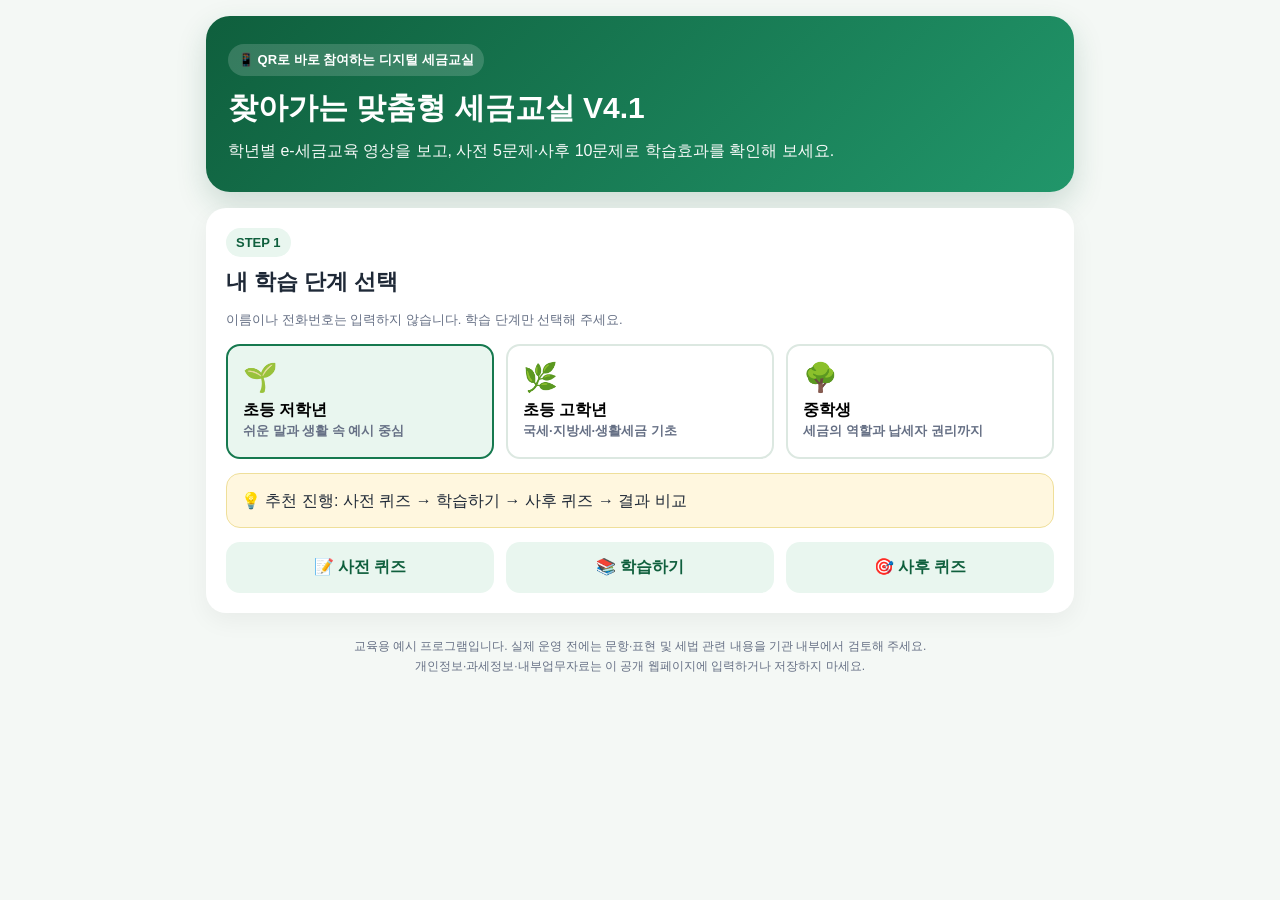
<file: index_old.html>
<!DOCTYPE html>
<html lang="ko">
<head>
<meta charset="UTF-8">
<meta name="viewport" content="width=device-width, initial-scale=1.0">
<title>찾아가는 맞춤형 세금교실 V4.1</title>
<style>
:root{
  --bg:#f4f8f5; --card:#fff; --text:#1f2937; --muted:#667085;
  --primary:#16794f; --primary2:#0f5f3d; --soft:#e9f6ef; --line:#dce8e1;
  --warn:#fff7df; --good:#eaf8ef; --bad:#fff0f0;
}
*{box-sizing:border-box}
html{scroll-behavior:smooth}
body{
  margin:0; font-family:Arial,"Noto Sans KR",sans-serif;
  background:var(--bg); color:var(--text);
}
.wrap{max-width:900px;margin:auto;padding:16px}
.hero{
  background:linear-gradient(135deg,#0f5f3d,#21966a);
  color:#fff; padding:28px 22px; border-radius:24px;
  box-shadow:0 12px 30px rgba(20,90,60,.18);
}
.hero .tag{display:inline-block;background:rgba(255,255,255,.16);padding:7px 10px;border-radius:999px;font-size:13px;font-weight:700}
.hero h1{font-size:30px;margin:12px 0 8px}
.hero p{margin:0;line-height:1.7;opacity:.96}
.card{
  background:var(--card); border-radius:20px; padding:20px; margin-top:16px;
  box-shadow:0 8px 24px rgba(0,0,0,.05);
}
h2{margin:0 0 10px;font-size:22px}
h3{margin:0 0 8px}
.small{font-size:13px;color:var(--muted);line-height:1.6}
.grid{display:grid;grid-template-columns:repeat(3,1fr);gap:12px}
.level-btn,.menu-btn,.choice,.primary,.secondary{
  border:0;border-radius:14px;padding:15px;font-size:16px;font-weight:800;cursor:pointer
}
.level-btn{background:#fff;border:2px solid var(--line);text-align:left}
.level-btn.active{border-color:var(--primary);background:var(--soft)}
.level-btn .emoji{font-size:28px;display:block;margin-bottom:6px}
.menu{display:grid;grid-template-columns:repeat(3,1fr);gap:12px}
.menu-btn{background:var(--soft);color:var(--primary2)}
.learn-grid{display:grid;grid-template-columns:repeat(2,1fr);gap:12px}
.learn-card{padding:16px;border:1px solid var(--line);border-radius:16px;background:#fbfdfc}
.learn-card .icon{font-size:28px}
.learn-card p{line-height:1.65;margin-bottom:0;color:#475467}
.notice{background:var(--warn);border:1px solid #efdf9a;padding:14px;border-radius:14px;line-height:1.6}
.primary{background:var(--primary);color:white}
.primary:hover{background:var(--primary2)}
.secondary{background:#eef2f0;color:#344054}
.full{width:100%}
.hidden{display:none!important}
.quiz-head{display:flex;justify-content:space-between;color:var(--muted);font-size:14px}
.progress{height:10px;background:#e4ebe7;border-radius:999px;overflow:hidden;margin:12px 0 18px}
.progress>div{height:100%;width:0;background:var(--primary);transition:.25s}
.question{font-size:21px;font-weight:900;line-height:1.55;margin:10px 0 14px}
.choice{width:100%;display:block;text-align:left;background:#fff;border:1px solid #d8e3dc;margin:8px 0}
.choice:hover{background:#f1faf5}
.feedback{padding:14px;border-radius:14px;line-height:1.55;margin-top:12px}
.correct{background:var(--good);border:1px solid #b9e5c7}
.wrong{background:var(--bad);border:1px solid #f2c5c5}
.scorebox{text-align:center;padding:20px;background:#f8fbf9;border-radius:18px}
.bigscore{font-size:48px;font-weight:900;color:var(--primary)}
.compare{display:grid;grid-template-columns:1.2fr 1fr 1fr 1fr;gap:8px;align-items:center}
.compare div{padding:10px;border-bottom:1px solid #edf1ef;text-align:center}
.compare .head{font-weight:900;background:#f7faf8;border-radius:8px}
.compare .label{text-align:left;font-weight:800}
.footer{text-align:center;color:var(--muted);font-size:12px;padding:24px 8px 10px;line-height:1.6}
.badge{display:inline-block;background:var(--soft);color:var(--primary2);font-size:13px;font-weight:900;padding:7px 10px;border-radius:999px;margin-bottom:10px}
@media(max-width:700px){
  .hero h1{font-size:25px}
  .grid,.menu,.learn-grid{grid-template-columns:1fr}
  .question{font-size:19px}
  .compare{grid-template-columns:1fr 1fr 1fr}
  .compare .label{grid-column:1/-1;background:#f7faf8;border-radius:8px}
}
</style>
</head>
<body>
<div class="wrap">
  <header class="hero">
    <div class="tag">📱 QR로 바로 참여하는 디지털 세금교실</div>
    <h1>찾아가는 맞춤형 세금교실 V4.1</h1>
    <p>학년별 e-세금교육 영상을 보고, 사전 5문제·사후 10문제로 학습효과를 확인해 보세요.</p>
  </header>

  <section class="card" id="home">
    <div class="badge">STEP 1</div>
    <h2>내 학습 단계 선택</h2>
    <p class="small">이름이나 전화번호는 입력하지 않습니다. 학습 단계만 선택해 주세요.</p>
    <div class="grid">
      <button class="level-btn active" data-level="low" onclick="selectLevel('low',this)">
        <span class="emoji">🌱</span>초등 저학년<br><span class="small">쉬운 말과 생활 속 예시 중심</span>
      </button>
      <button class="level-btn" data-level="high" onclick="selectLevel('high',this)">
        <span class="emoji">🌿</span>초등 고학년<br><span class="small">국세·지방세·생활세금 기초</span>
      </button>
      <button class="level-btn" data-level="middle" onclick="selectLevel('middle',this)">
        <span class="emoji">🌳</span>중학생<br><span class="small">세금의 역할과 납세자 권리까지</span>
      </button>
    </div>
    <div class="notice" style="margin-top:14px">💡 추천 진행: 사전 퀴즈 → 학습하기 → 사후 퀴즈 → 결과 비교</div>
    <div class="menu" style="margin-top:14px">
      <button class="menu-btn" onclick="startQuiz('pre')">📝 사전 퀴즈</button>
      <button class="menu-btn" onclick="showLearning()">📚 학습하기</button>
      <button class="menu-btn" onclick="startQuiz('post')">🎯 사후 퀴즈</button>
    </div>
  </section>

  <section class="card hidden" id="learning">
    <div class="badge">STEP 2</div>
    <h2 id="learnTitle">e-세금교육 영상</h2>
    <div id="videoPanel" class="notice" style="margin-bottom:14px"></div>
    <button class="primary full" onclick="openOfficialVideo()">▶ 어린이 국세청 e-세금교육 영상 보기</button>
    <p class="small" style="margin-top:10px">※ 국세청 공식 어린이 국세청의 e-세금교육 영상 페이지가 새 창으로 열립니다.</p>
    <div id="learnCards" class="learn-grid" style="margin-top:14px"></div>
    <div class="notice" style="margin-top:14px">영상을 끝까지 본 뒤 사후 퀴즈 10문제에 도전해 보세요.</div>
    <div style="display:flex;gap:10px;margin-top:14px;flex-wrap:wrap">
      <button class="secondary" onclick="goHome()">처음으로</button>
      <button class="primary" onclick="startQuiz('post')">사후 퀴즈 10문제 시작</button>
    </div>
  </section>

  <section class="card hidden" id="quiz">
    <div class="quiz-head"><span id="phaseText"></span><span id="qcount"></span></div>
    <div class="progress"><div id="bar"></div></div>
    <div id="question" class="question"></div>
    <div id="choices"></div>
    <div id="feedback" class="feedback hidden"></div>
    <button id="nextBtn" class="primary full hidden" style="margin-top:12px" onclick="nextQuestion()">다음 문제</button>
  </section>

  <section class="card hidden" id="preResult">
    <div class="badge">사전 퀴즈 결과</div>
    <div class="scorebox">
      <div class="small">내 점수</div>
      <div id="preScore" class="bigscore"></div>
      <div id="preMsg"></div>
    </div>
    <div class="notice" style="margin-top:14px">이 점수는 시험 성적이 아니라, 수업 전에 내가 알고 있는 내용을 확인하기 위한 점수입니다.</div>
    <div style="display:flex;gap:10px;margin-top:14px;flex-wrap:wrap">
      <button class="secondary" onclick="goHome()">처음으로</button>
      <button class="primary" onclick="showLearning()">학습하기</button>
    </div>
  </section>

  <section class="card hidden" id="finalResult">
    <div class="badge">STEP 3 · 학습효과 확인</div>
    <h2>얼마나 성장했을까요?</h2>
    <div class="compare">
      <div class="head">구분</div><div class="head">사전</div><div class="head">사후</div><div class="head">향상</div>
      <div class="label">정답 수</div><div id="preCorrect"></div><div id="postCorrect"></div><div id="gainCorrect"></div>
      <div class="label">점수</div><div id="prePoints"></div><div id="postPoints"></div><div id="gainPoints"></div>
    </div>
    <div id="finalComment" class="notice" style="margin-top:14px"></div>
    <div style="display:flex;gap:10px;margin-top:14px;flex-wrap:wrap">
      <button class="secondary" onclick="goHome()">처음으로</button>
      <button class="primary" onclick="resetAll()">새로 시작</button>
    </div>
  </section>

  <div class="footer">
    교육용 예시 프로그램입니다. 실제 운영 전에는 문항·표현 및 세법 관련 내용을 기관 내부에서 검토해 주세요.<br>
    개인정보·과세정보·내부업무자료는 이 공개 웹페이지에 입력하거나 저장하지 마세요.
  </div>
</div>

<script>
let level='low', phase='pre', qs=[], idx=0, score=0, locked=false;
let preScore=null, postScore=null;

const officialVideoPage="https://kids.nts.go.kr/kid/cm/cntnts/cntntsView.do?cntntsId=239027&mi=40672";
const videoNames={
  low:"씨앗마을의 세금 탐험대 (초등학생 저학년)",
  high:"벌거벗은 세금사 (초등학생 고학년)",
  middle:"당신이 혹하는 세금이야기 (중학생)"
};
function openOfficialVideo(){ window.open(officialVideoPage,"_blank","noopener"); }

const learning = {
  low:[
    ["🏫","세금은 어디에 쓰일까요?","학교, 도로, 소방, 공원처럼 우리 모두가 함께 이용하는 곳에 쓰일 수 있어요."],
    ["🧾","세금은 왜 낼까요?","우리 사회가 함께 필요한 일을 하기 위해 사람들이 법에 따라 나누어 부담하는 돈이라고 생각하면 쉬워요."],
    ["🏢","국세청은 무엇을 할까요?","소득세, 법인세, 부가가치세 같은 나라 세금의 신고·납부 안내와 부과·징수 업무를 해요."],
    ["🤝","성실한 납세란?","정해진 세금을 정확하게 신고하고 납부하는 것은 우리 공동체를 돕는 행동이에요."]
  ],
  high:[
    ["🏛️","국세와 지방세","소득세·법인세·부가가치세 등은 국세이고, 자동차세 등은 지방세에 해당합니다."],
    ["🧾","생활 속 부가가치세","물건이나 서비스를 거래할 때 가격에 부가가치세가 포함되는 경우가 많습니다."],
    ["🌍","관세는 누가 담당할까요?","해외에서 물건을 들여오거나 내보낼 때의 관세와 통관 업무는 관세청이 담당합니다."],
    ["🔐","세금 정보는 보호해야 해요","세금과 관련된 개인정보와 과세정보는 함부로 공개하면 안 됩니다."]
  ],
  middle:[
    ["🏛️","국세행정의 역할","국세청은 내국세의 신고·납부 안내, 부과·징수 등 세정 업무를 수행합니다."],
    ["⚖️","납세자의 권리","세금 문제에 이의가 있는 경우 정해진 절차에 따라 의견을 제기하거나 권리구제를 받을 수 있습니다."],
    ["💡","세금과 공공서비스","세금은 사회기반시설, 교육, 복지, 재난 대응 등 다양한 공공서비스를 뒷받침합니다."],
    ["🔎","정확한 정보 확인","세금은 사실관계에 따라 달라질 수 있으므로 공식 안내와 필요한 상담을 통해 정확히 확인하는 것이 중요합니다."]
  ]
};

const questionBank = {
low:{
 pre:[
  {q:"우리 생활에서 학교·도로·소방 같은 일을 운영하는 데 세금이 쓰일 수 있다.",c:["맞다","틀리다"],a:0,e:"세금은 여러 공공서비스를 운영하는 데 사용될 수 있어요."},
  {q:"우리나라의 내국세를 부과·징수하는 기관은 어디일까요?",c:["관세청","국세청","시청","경찰서"],a:1,e:"국세청은 소득세·법인세·부가가치세 등 내국세 행정을 담당해요."},
  {q:"세금은 원하는 사람만 내면 된다.",c:["맞다","틀리다"],a:1,e:"법에서 정한 요건에 해당하면 납세의무가 생겨요."},
  {q:"다음 중 공공서비스에 가장 가까운 것은?",c:["소방 활동","내 장난감","내 간식","개인 게임 아이템"],a:0,e:"소방은 우리 모두의 안전을 위한 공공서비스예요."},
  {q:"세금과 관련된 개인정보는 소중하게 보호해야 한다.",c:["맞다","틀리다"],a:0,e:"개인정보와 세금 관련 정보는 함부로 공개하면 안 돼요."}
 ],
 post:[
  {q:"세금을 내는 중요한 이유로 가장 알맞은 것은?",c:["공공서비스를 함께 운영하기 위해","숙제를 없애기 위해","게임 점수를 올리기 위해","간식을 사기 위해"],a:0,e:"세금은 사회가 함께 필요한 일을 운영하는 데 쓰여요."},
  {q:"우리나라의 내국세를 담당하는 기관은?",c:["국세청","관세청","경찰청","소방청"],a:0,e:"국세청이 내국세 행정을 담당해요."},
  {q:"학교·도로·소방 등에는 세금이 쓰일 수 있다.",c:["맞다","틀리다"],a:0,e:"여러 공공서비스에 세금이 사용될 수 있어요."},
  {q:"세금은 법에서 정한 요건에 따라 납부한다.",c:["맞다","틀리다"],a:0,e:"세금은 법률이 정한 요건에 따라 납세의무가 생겨요."},
  {q:"다음 중 국세청과 가장 관련 있는 일은?",c:["세금 신고·납부 안내","화재 진압","범죄 수사","학교 급식 만들기"],a:0,e:"국세청은 세금 신고·납부 안내와 부과·징수 등의 일을 해요."},
  {q:"세금은 우리 공동체 운영과 관계가 없다.",c:["맞다","틀리다"],a:1,e:"세금은 다양한 공공서비스와 공동체 운영을 뒷받침해요."},
  {q:"성실하게 세금을 내는 것은 공동체 운영에 도움이 될 수 있다.",c:["맞다","틀리다"],a:0,e:"성실한 납세는 공공서비스와 국가 운영을 뒷받침해요."},
  {q:"세금과 관련된 개인정보는 아무에게나 알려줘도 된다.",c:["맞다","틀리다"],a:1,e:"개인정보와 세금 관련 정보는 보호해야 해요."},
  {q:"다음 중 세금으로 뒷받침될 수 있는 것은?",c:["공공도로","개인 장난감","개인 간식","개인 게임 아이템"],a:0,e:"공공도로 같은 사회기반시설은 세금으로 뒷받침될 수 있어요."},
  {q:"국세청은 국민이 세금을 신고·납부하는 일을 안내하기도 한다.",c:["맞다","틀리다"],a:0,e:"국세청은 세금 신고·납부에 필요한 안내와 세정 업무를 수행해요."}
 ]},
high:{
 pre:[
  {q:"소득세·법인세·부가가치세 같은 내국세를 담당하는 기관은?",c:["국세청","관세청","교육청","경찰청"],a:0,e:"내국세 행정은 국세청이 담당합니다."},
  {q:"자동차세는 국세이다.",c:["맞다","틀리다"],a:1,e:"자동차세는 지방세입니다."},
  {q:"수출입 통관과 관세 업무를 담당하는 기관은?",c:["관세청","국세청","소방청","교육청"],a:0,e:"관세청이 관세와 수출입 통관 업무를 담당합니다."},
  {q:"물건이나 서비스 거래와 관련되는 대표적인 세금은?",c:["부가가치세","상속세","증여세","종합부동산세"],a:0,e:"부가가치세는 상품이나 서비스의 거래 과정과 관련됩니다."},
  {q:"세금은 다양한 공공서비스를 뒷받침할 수 있다.",c:["맞다","틀리다"],a:0,e:"교육·안전·사회기반시설 등 다양한 공공서비스를 뒷받침합니다."}
 ],
 post:[
  {q:"다음 중 국세에 해당하는 것은?",c:["부가가치세","자동차세","재산세","주민세"],a:0,e:"부가가치세는 국세입니다."},
  {q:"다음 중 지방세에 해당하는 것은?",c:["소득세","법인세","자동차세","부가가치세"],a:2,e:"자동차세는 지방세입니다."},
  {q:"국세청이 담당하는 업무로 가장 알맞은 것은?",c:["내국세 신고·납부 안내와 부과·징수","수출입 통관","화재 진압","주민등록 발급"],a:0,e:"국세청은 내국세 행정을 담당합니다."},
  {q:"관세청은 수출입 통관과 관세 업무를 담당한다.",c:["맞다","틀리다"],a:0,e:"맞습니다. 관세와 통관 업무는 관세청이 담당합니다."},
  {q:"부가가치세는 물건이나 서비스의 거래와 관련될 수 있다.",c:["맞다","틀리다"],a:0,e:"상품 거래나 서비스 제공 과정에서 발생하는 부가가치와 관련된 세금입니다."},
  {q:"세금은 도로·교육·안전 등 공공서비스를 뒷받침할 수 있다.",c:["맞다","틀리다"],a:0,e:"세금은 여러 공공서비스와 사회기반시설을 뒷받침합니다."},
  {q:"국세와 지방세는 모두 국세청이 담당한다.",c:["맞다","틀리다"],a:1,e:"국세와 지방세는 담당 체계가 다릅니다."},
  {q:"세금 관련 개인정보와 과세정보는 보호되어야 한다.",c:["맞다","틀리다"],a:0,e:"세금 관련 정보는 관련 법령에 따라 보호되어야 합니다."},
  {q:"성실한 납세는 공동체 운영을 뒷받침하는 역할을 한다.",c:["맞다","틀리다"],a:0,e:"세금은 국가와 지방자치단체의 여러 공공 기능을 뒷받침합니다."},
  {q:"해외에서 물건을 들여오거나 내보낼 때의 통관 업무와 가장 관련 있는 기관은?",c:["관세청","국세청","교육청","소방청"],a:0,e:"수출입 통관은 관세청의 주요 업무입니다."}
 ]},
middle:{
 pre:[
  {q:"국세청은 소득세·법인세·부가가치세 등 내국세 행정을 담당한다.",c:["맞다","틀리다"],a:0,e:"맞습니다."},
  {q:"세금은 사회기반시설·교육·복지 등 공공서비스를 뒷받침할 수 있다.",c:["맞다","틀리다"],a:0,e:"다양한 공공서비스가 세금으로 뒷받침될 수 있습니다."},
  {q:"납세자는 세금 문제에 이의가 있어도 권리구제를 받을 수 없다.",c:["맞다","틀리다"],a:1,e:"정해진 절차에 따라 권리구제를 받을 수 있습니다."},
  {q:"수출입 통관과 관세 업무를 담당하는 기관은?",c:["관세청","국세청","교육청","소방청"],a:0,e:"관세청이 담당합니다."},
  {q:"구체적인 사실관계가 다르면 세법 적용 결과도 달라질 수 있다.",c:["맞다","틀리다"],a:0,e:"세금은 구체적인 사실관계와 적용 법령에 따라 달라질 수 있습니다."}
 ],
 post:[
  {q:"국세청의 역할로 가장 알맞은 것은?",c:["내국세 신고·납부 안내와 부과·징수","수출입 통관","주민등록 발급","화재 진압"],a:0,e:"국세청은 내국세 행정을 담당합니다."},
  {q:"납세자의 권리에 대한 설명으로 가장 알맞은 것은?",c:["정해진 절차에 따라 이의를 제기할 수 있다","과세정보를 자유롭게 공개할 수 있다","세금은 원하는 경우만 낸다","모든 세금은 한 기관이 담당한다"],a:0,e:"납세자는 법과 절차에 따라 권리구제를 받을 수 있습니다."},
  {q:"세금은 사회기반시설·교육·복지·재난 대응 등 다양한 분야를 뒷받침할 수 있다.",c:["맞다","틀리다"],a:0,e:"맞습니다."},
  {q:"수출입 통관과 관세 행정을 담당하는 기관은?",c:["관세청","국세청","교육청","경찰청"],a:0,e:"관세청이 관세와 통관 업무를 담당합니다."},
  {q:"개별 세금 문제는 사실관계와 관계없이 항상 같은 결과가 나온다.",c:["맞다","틀리다"],a:1,e:"구체적인 사실관계와 적용 법령에 따라 결과가 달라질 수 있습니다."},
  {q:"세금과 관련된 개인정보와 과세정보는 보호되어야 한다.",c:["맞다","틀리다"],a:0,e:"관련 정보는 함부로 공개해서는 안 됩니다."},
  {q:"국세와 지방세는 담당 체계가 구분되어 있다.",c:["맞다","틀리다"],a:0,e:"국세와 지방세는 세목과 담당 기관 체계가 구분됩니다."},
  {q:"부가가치세는 상품이나 서비스 거래와 관련되는 국세이다.",c:["맞다","틀리다"],a:0,e:"부가가치세는 대표적인 국세 중 하나입니다."},
  {q:"세금 문제를 정확히 판단하려면 공식 안내와 구체적인 사실관계를 확인하는 것이 중요하다.",c:["맞다","틀리다"],a:0,e:"세법 적용은 사실관계에 따라 달라질 수 있으므로 정확한 확인이 중요합니다."},
  {q:"성실한 납세는 공공서비스와 공동체 운영을 뒷받침한다.",c:["맞다","틀리다"],a:0,e:"세금은 국가와 지방자치단체의 공공 기능을 뒷받침합니다."}
 ]}};

function hideAll(){
  ["home","learning","quiz","preResult","finalResult"].forEach(id=>document.getElementById(id).classList.add("hidden"));
}
function goHome(){hideAll();document.getElementById("home").classList.remove("hidden");window.scrollTo(0,0);}
function resetAll(){preScore=null;postScore=null;goHome();}
function selectLevel(l,btn){
  level=l;
  document.querySelectorAll(".level-btn").forEach(x=>x.classList.remove("active"));
  btn.classList.add("active");
}
function showLearning(){
  hideAll();
  document.getElementById("learning").classList.remove("hidden");
  const titles={low:"🌱 생활 속에서 만나는 세금",high:"🌿 국세·지방세와 생활세금",middle:"🌳 세금의 역할과 납세자 권리"};
  document.getElementById("learnTitle").innerText="🎬 "+videoNames[level];
  document.getElementById("videoPanel").innerHTML="<b>국세청 공식 e-세금교육</b><br>"+videoNames[level]+"<br><span class=\"small\">영상 시청 후 아래 핵심내용을 확인하고 사후 퀴즈에 도전하세요.</span>";
  const box=document.getElementById("learnCards"); box.innerHTML="";
  learning[level].forEach(x=>{
    const d=document.createElement("div"); d.className="learn-card";
    d.innerHTML=`<div class="icon">${x[0]}</div><h3>${x[1]}</h3><p>${x[2]}</p>`;
    box.appendChild(d);
  });
  window.scrollTo(0,0);
}
function startQuiz(p){
  phase=p; qs=questionBank[level][p]; idx=0; score=0; locked=false;
  hideAll(); document.getElementById("quiz").classList.remove("hidden");
  render(); window.scrollTo(0,0);
}
function render(){
  locked=false;
  document.getElementById("feedback").className="feedback hidden";
  document.getElementById("nextBtn").classList.add("hidden");
  document.getElementById("phaseText").innerText=phase==="pre"?"사전 퀴즈":"사후 퀴즈";
  document.getElementById("qcount").innerText=`${idx+1} / ${qs.length}`;
  document.getElementById("bar").style.width=`${idx/qs.length*100}%`;
  document.getElementById("question").innerText=qs[idx].q;
  const box=document.getElementById("choices"); box.innerHTML="";
  qs[idx].c.forEach((t,i)=>{
    const b=document.createElement("button"); b.className="choice";
    b.innerText=`${i+1}. ${t}`; b.onclick=()=>choose(i);
    box.appendChild(b);
  });
}
function choose(i){
  if(locked) return; locked=true;
  const q=qs[idx], ok=i===q.a; if(ok) score++;
  const fb=document.getElementById("feedback");
  fb.className="feedback "+(ok?"correct":"wrong");
  fb.innerHTML=`<b>${ok?"⭕ 정답입니다!":"❌ 아쉽습니다!"}</b><br>${q.e}`;
  document.getElementById("nextBtn").classList.remove("hidden");
}
function nextQuestion(){
  idx++; if(idx<qs.length) render(); else finishQuiz();
}
function finishQuiz(){
  const points=Math.round(score/qs.length*100);
  if(phase==="pre"){
    preScore=score; hideAll(); document.getElementById("preResult").classList.remove("hidden");
    document.getElementById("preScore").innerText=`${points}점`;
    document.getElementById("preMsg").innerText=`${qs.length}문제 중 ${score}문제를 맞혔어요. 이제 학습을 시작해 봅시다!`;
  }else{
    postScore=score; hideAll(); document.getElementById("finalResult").classList.remove("hidden");
    const pre=preScore===null?0:preScore, post=postScore;
    const pp=Math.round(pre/qs.length*100), po=Math.round(post/qs.length*100);
    document.getElementById("preCorrect").innerText=preScore===null?"미실시":`${pre}/${qs.length}`;
    document.getElementById("postCorrect").innerText=`${post}/${qs.length}`;
    document.getElementById("gainCorrect").innerText=preScore===null?"-":`${post-pre>=0?"+":""}${post-pre}`;
    document.getElementById("prePoints").innerText=preScore===null?"-":`${pp}점`;
    document.getElementById("postPoints").innerText=`${po}점`;
    document.getElementById("gainPoints").innerText=preScore===null?"-":`${po-pp>=0?"+":""}${po-pp}점`;
    const msg = preScore===null
      ? "사전 퀴즈를 하지 않았어요. 다음에는 사전 퀴즈부터 진행하면 학습효과를 비교할 수 있어요."
      : (post>pre ? "🎉 좋아요! 수업 전보다 더 많은 내용을 이해했어요." : post===pre ? "👍 배운 내용을 잘 유지했어요. 틀린 문제를 한 번 더 확인해 보세요." : "💡 괜찮아요. 틀린 문제를 다시 보고 선생님 설명을 한 번 더 들어보세요.");
    document.getElementById("finalComment").innerText=msg;
  }
  window.scrollTo(0,0);
}
</script>
</body>
</html>
</file>
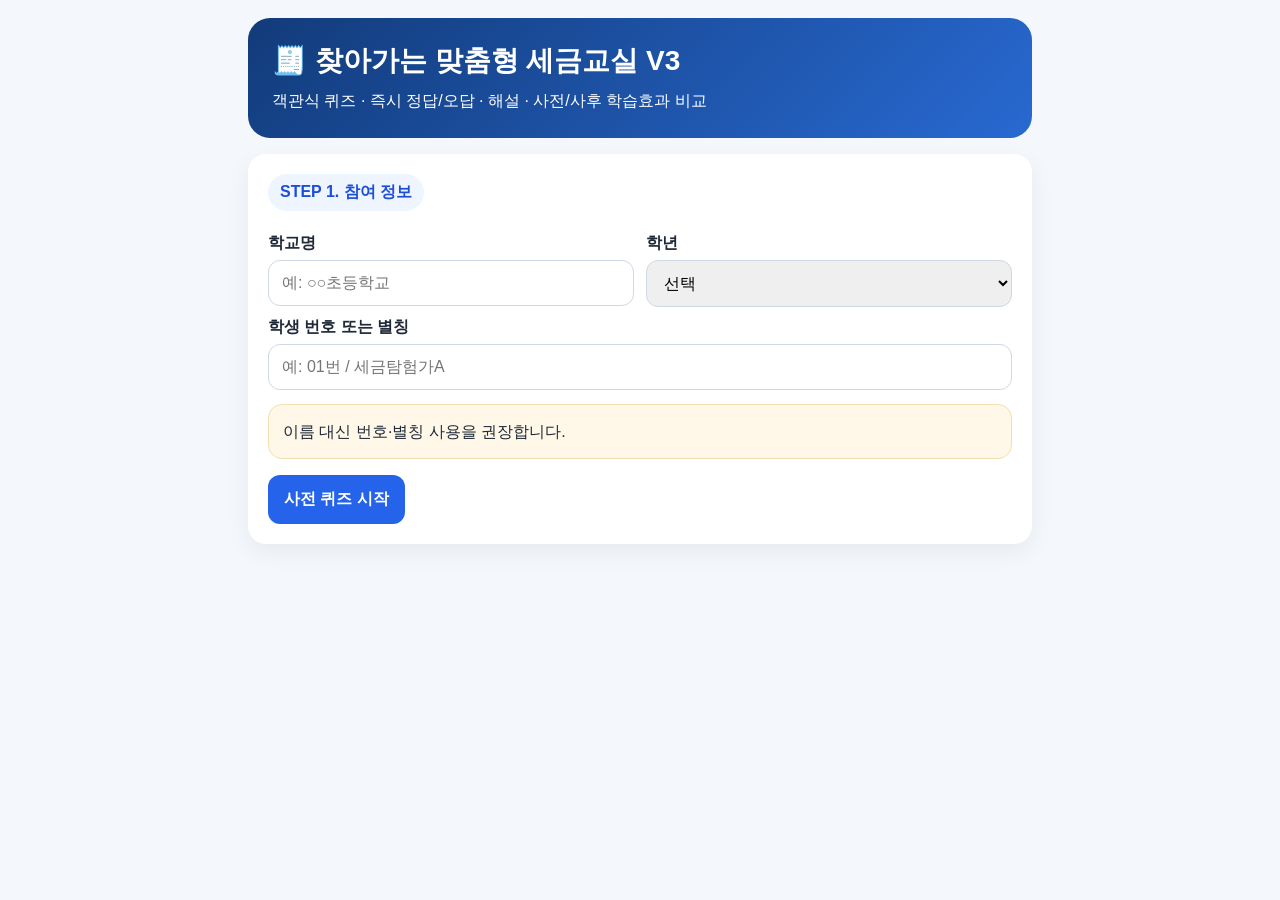
<file: tax_class_quiz_v3-1.html>
<!DOCTYPE html>
<html lang="ko">
<head>
<meta charset="UTF-8">
<meta name="viewport" content="width=device-width, initial-scale=1.0">
<title>찾아가는 맞춤형 세금교실 V3</title>
<style>
:root{--bg:#f4f7fb;--card:#fff;--text:#1f2937;--muted:#6b7280;--blue:#2563eb;--green:#16a34a;--red:#dc2626;--line:#dbe3ef}
*{box-sizing:border-box} body{margin:0;font-family:Arial,"Noto Sans KR",sans-serif;background:var(--bg);color:var(--text)}
.wrap{max-width:820px;margin:auto;padding:18px}
.hero{background:linear-gradient(135deg,#123b7a,#2869d1);color:#fff;border-radius:22px;padding:24px;margin-bottom:16px}
.hero h1{margin:0 0 8px;font-size:28px}.hero p{margin:0;line-height:1.6}
.card{background:var(--card);border-radius:18px;padding:20px;margin-bottom:16px;box-shadow:0 8px 24px rgba(0,0,0,.06)}
.hidden{display:none}.badge{display:inline-block;background:#eef5ff;color:#1d4ed8;border-radius:999px;padding:8px 12px;font-weight:800;margin-bottom:12px}
label{display:block;font-weight:700;margin:10px 0 6px} input,select{width:100%;padding:13px;border:1px solid #cfd8e3;border-radius:12px;font-size:16px}
.row{display:grid;grid-template-columns:1fr 1fr;gap:12px}.btns{display:flex;gap:10px;margin-top:16px}
button{border:none;border-radius:12px;padding:14px 16px;font-size:16px;font-weight:700;cursor:pointer}
.primary{background:var(--blue);color:#fff}.secondary{background:#e8edf5}.progress{height:10px;background:#e5e7eb;border-radius:999px;overflow:hidden;margin:12px 0 18px}
.progress>div{height:100%;background:var(--blue);width:0;transition:.25s}.qmeta{display:flex;justify-content:space-between;color:var(--muted);font-size:14px}
.question{font-size:21px;line-height:1.55;font-weight:800;margin:10px 0 14px}
.choices button{width:100%;display:block;text-align:left;background:#fff;border:1px solid #d7dee8;margin:8px 0;padding:14px;border-radius:12px;font-weight:600}
.choices button:hover{background:#eef5ff;border-color:#a9c5ff}
.feedback{margin-top:14px;padding:16px;border-radius:14px;line-height:1.6}.correct{background:#ecfdf3;border:1px solid #a7f3d0}.wrong{background:#fef2f2;border:1px solid #fecaca}
.scorebox{text-align:center;padding:20px;background:#f8fafc;border-radius:16px}.score{font-size:46px;font-weight:900}.rank{font-size:24px;font-weight:900;margin-top:6px}
.compare{display:grid;grid-template-columns:1.3fr 1fr 1fr 1fr;gap:8px;align-items:center}.compare div{padding:10px;border-bottom:1px solid #eef2f7}
.head{font-weight:800;background:#f8fafc;border-radius:8px}.up{font-weight:900}.notice{background:#fff8e8;border:1px solid #f3dfad;border-radius:14px;padding:14px;line-height:1.6}
.small{font-size:13px;color:var(--muted);line-height:1.6}
@media(max-width:620px){.row{grid-template-columns:1fr}.hero h1{font-size:24px}.question{font-size:19px}.compare{grid-template-columns:1fr 1fr 1fr}.compare .label{grid-column:1/-1;background:#f8fafc;border-radius:8px;font-weight:800}}
</style>
</head>
<body>
<div class="wrap">
<div class="hero">
  <h1>🧾 찾아가는 맞춤형 세금교실 V3</h1>
  <p>객관식 퀴즈 · 즉시 정답/오답 · 해설 · 사전/사후 학습효과 비교</p>
</div>

<section id="setup" class="card">
  <div class="badge">STEP 1. 참여 정보</div>
  <div class="row">
    <div><label>학교명</label><input id="school" placeholder="예: ○○초등학교"></div>
    <div><label>학년</label>
      <select id="grade">
        <option value="">선택</option><option>초등 1학년</option><option>초등 2학년</option><option>초등 3학년</option>
        <option>초등 4학년</option><option>초등 5학년</option><option>초등 6학년</option>
      </select>
    </div>
  </div>
  <label>학생 번호 또는 별칭</label><input id="student" placeholder="예: 01번 / 세금탐험가A">
  <div class="notice" style="margin-top:14px">이름 대신 번호·별칭 사용을 권장합니다.</div>
  <div class="btns"><button class="primary" onclick="startQuiz('pre')">사전 퀴즈 시작</button></div>
</section>

<section id="quiz" class="card hidden">
  <div class="qmeta"><span id="phaseText"></span><span id="qcount"></span></div>
  <div class="progress"><div id="bar"></div></div>
  <div id="question" class="question"></div>
  <div id="choices" class="choices"></div>
  <div id="feedback" class="feedback hidden"></div>
  <div class="btns"><button id="nextBtn" class="primary hidden" onclick="nextQuestion()">다음 문제</button></div>
</section>

<section id="preResult" class="card hidden">
  <div class="badge">STEP 2. 사전 퀴즈 결과</div>
  <div class="scorebox">
    <div id="preScore" class="score"></div>
    <div id="preRank" class="rank"></div>
    <p id="preMsg"></p>
  </div>
  <div class="notice" style="margin-top:14px">이제 세금교실 수업을 진행한 뒤, 사후 퀴즈로 학습효과를 확인하세요.</div>
  <div class="btns"><button class="primary" onclick="startQuiz('post')">교육 후 사후 퀴즈 시작</button></div>
</section>

<section id="finalResult" class="card hidden">
  <div class="badge">STEP 3. 교육효과 비교</div>
  <h2 id="title"></h2>
  <div class="compare">
    <div class="head">구분</div><div class="head">사전</div><div class="head">사후</div><div class="head">향상</div>
    <div class="label">정답 수</div><div id="preCorrect"></div><div id="postCorrect"></div><div id="gainCorrect" class="up"></div>
    <div class="label">점수</div><div id="prePoints"></div><div id="postPoints"></div><div id="gainPoints" class="up"></div>
  </div>
  <div id="finalComment" class="notice" style="margin-top:16px"></div>
  <div class="btns">
    <button class="secondary" onclick="location.reload()">새 학생 시작</button>
    <button class="primary" onclick="saveResult()">결과표 저장</button>
  </div>
  <p class="small">※ 교육용 예시 프로그램입니다. 실제 운영 전에는 문항·표현·세법 관련 내용에 대해 기관 내부 검토를 거쳐 사용하세요.</p>
</section>
</div>

<script>
const preQuestions = [
 {q:"우리나라의 내국세를 부과·징수하는 기관은 어디일까요?", c:["관세청","국세청","시청","경찰서"], a:1, e:"국세청은 소득세·법인세·부가가치세 등 내국세 행정을 담당합니다."},
 {q:"해외에서 물건을 들여올 때 부과되는 관세를 담당하는 기관은?", c:["국세청","관세청","교육청","소방청"], a:1, e:"관세청은 관세의 부과·징수와 수출입 통관 업무를 담당합니다."},
 {q:"다음 중 세금으로 운영되는 공공서비스와 가장 관련이 적은 것은?", c:["소방서비스","도로 건설","학교 운영","개인의 게임 아이템 구입"], a:3, e:"세금은 공공서비스와 공동체 운영에 사용됩니다. 개인의 게임 아이템 구입은 개인 소비입니다."},
 {q:"우리가 물건을 살 때 가격에 포함되어 있는 경우가 많은 세금은?", c:["상속세","부가가치세","증여세","종합부동산세"], a:1, e:"부가가치세는 물건값에 포함되어 최종소비자가 부담하는 구조입니다."},
 {q:"다음 중 국세가 아닌 것은?", c:["소득세","법인세","부가가치세","자동차세"], a:3, e:"자동차세는 지방세입니다."},
 {q:"세금은 원하는 사람만 선택해서 내면 된다.", c:["맞다","틀리다"], a:1, e:"세금은 법에서 정한 요건에 해당하면 납세의무가 발생합니다."},
 {q:"사람이 사망하면서 재산이 가족 등에게 이전되는 경우 관계될 수 있는 세금은?", c:["상속세","부가가치세","관세","자동차세"], a:0, e:"사망으로 재산이 이전되는 경우에는 상속세가 관련될 수 있습니다."},
 {q:"부모님 등에게 재산을 무상으로 받는 경우 관계될 수 있는 세금은?", c:["부가가치세","증여세","자동차세","관세"], a:1, e:"재산을 무상으로 이전받는 경우 증여세가 관련될 수 있습니다."},
 {q:"다음 중 국세청에서 하는 일과 가장 가까운 것은?", c:["범죄자를 체포한다","화재를 진압한다","세금 신고·납부를 안내하고 세금을 부과·징수한다","학교 시험문제를 만든다"], a:2, e:"국세청은 국세의 신고·납부 안내와 부과·징수 등 세정 업무를 수행합니다."},
 {q:"세금과 관련된 개인정보는 누구에게나 자유롭게 알려줘도 된다.", c:["맞다","틀리다"], a:1, e:"세금 관련 정보는 보호되어야 하며 함부로 공개할 수 없습니다."}
];

const postQuestions = [
 {q:"소득세·법인세·부가가치세 같은 내국세 업무를 담당하는 기관은?", c:["국세청","관세청","경찰청","교육청"], a:0, e:"내국세 행정은 국세청이 담당합니다."},
 {q:"다음 중 지방세에 해당하는 것은?", c:["소득세","부가가치세","자동차세","법인세"], a:2, e:"자동차세는 지방세입니다."},
 {q:"부가가치세에 대한 설명으로 가장 알맞은 것은?", c:["물건이나 서비스 거래 과정에서 발생하는 부가가치에 과세하는 세금","자동차를 가진 사람에게만 부과되는 세금","해외여행을 할 때만 내는 세금","학교에서 내는 세금"], a:0, e:"부가가치세는 상품 거래나 서비스 제공 과정에서 발생하는 부가가치에 과세하는 세금입니다."},
 {q:"다음 중 관세청의 업무와 가장 가까운 것은?", c:["수출입 통관과 관세 업무","소방 업무","학교 교육과정 편성","주민등록 발급"], a:0, e:"관세청은 수출입 통관과 관세 행정을 담당합니다."},
 {q:"세금이 사용될 수 있는 곳으로 가장 알맞은 것은?", c:["도로와 복지","소방과 재난 대응","공공서비스","①②③ 모두"], a:3, e:"세금은 여러 공공서비스와 국가·지방자치단체의 기능을 유지하는 데 사용됩니다."},
 {q:"세금을 내는 사람도 세금과 관련된 설명을 듣고 정해진 절차에 따라 의견을 낼 수 있다.", c:["맞다","틀리다"], a:0, e:"납세자에게도 권리가 있으며 정해진 절차에 따라 권리구제를 받을 수 있습니다."},
 {q:"물건을 사고 받은 영수증은 거래금액이나 구입 사실을 확인하는 자료가 될 수 있다.", c:["맞다","틀리다"], a:0, e:"영수증은 거래 내용과 금액 등을 확인하는 자료가 될 수 있습니다."},
 {q:"아르바이트나 일을 해서 소득이 생기면 세금과 관련될 수 있다.", c:["맞다","틀리다"], a:0, e:"소득이 생기면 소득세 등 세금 문제와 관련될 수 있습니다."},
 {q:"성실한 납세와 가장 관련이 깊은 설명은?", c:["공공서비스를 함께 유지하는 데 기여한다","세금은 모두 개인에게 돌려준다","세금을 내면 모든 서비스가 무료가 된다","원하는 사람만 내면 된다"], a:0, e:"성실한 납세는 공동체의 공공서비스와 국가 운영을 뒷받침합니다."},
 {q:"다음 중 세금에 대한 태도로 가장 바람직한 것은?", c:["모르면 무조건 무시한다","필요하면 안내를 받고 정확히 신고·납부한다","다른 사람 정보도 자유롭게 본다","세금은 모두 같은 종류라고 생각한다"], a:1, e:"세금은 정확한 정보를 확인하고 필요한 경우 안내를 받아 성실히 신고·납부하는 것이 중요합니다."}
];

let phase='pre', qs=[], idx=0, score=0, preScore=0, postScore=0, locked=false;

function startQuiz(p){
 phase=p; qs=p==='pre'?preQuestions:postQuestions; idx=0; score=0; locked=false;
 document.getElementById("setup").classList.add("hidden");
 document.getElementById("preResult").classList.add("hidden");
 document.getElementById("finalResult").classList.add("hidden");
 document.getElementById("quiz").classList.remove("hidden");
 render();
}
function render(){
 locked=false;
 document.getElementById("feedback").classList.add("hidden");
 document.getElementById("nextBtn").classList.add("hidden");
 document.getElementById("phaseText").innerText=phase==='pre'?"사전 퀴즈":"사후 퀴즈";
 document.getElementById("qcount").innerText=`${idx+1} / ${qs.length}`;
 document.getElementById("bar").style.width=`${idx/qs.length*100}%`;
 document.getElementById("question").innerText=qs[idx].q;
 const box=document.getElementById("choices"); box.innerHTML="";
 qs[idx].c.forEach((t,i)=>{
   const b=document.createElement("button");
   b.innerText=`${i+1}. ${t}`; b.onclick=()=>choose(i,b);
   box.appendChild(b);
 });
}
function choose(i,btn){
 if(locked) return; locked=true;
 const q=qs[idx], ok=i===q.a;
 if(ok) score++;
 const fb=document.getElementById("feedback");
 fb.className="feedback "+(ok?"correct":"wrong");
 fb.innerHTML=`<b>${ok?"⭕ 정답입니다!":"❌ 아쉽습니다!"}</b><br>${q.e}`;
 fb.classList.remove("hidden");
 document.getElementById("nextBtn").classList.remove("hidden");
}
function nextQuestion(){
 idx++;
 if(idx<qs.length) render(); else finishPhase();
}
function rank(s){
 if(s>=9) return ["🏆 세금 박사","세금에 대한 이해가 아주 높아요!"];
 if(s>=7) return ["🧭 세금 해결사","핵심 개념을 잘 이해하고 있어요."];
 if(s>=5) return ["🔎 세금 탐험가","조금만 더 배우면 세금 해결사!"];
 return ["🌱 세금 새싹","지금부터 하나씩 알아가면 됩니다."];
}
function finishPhase(){
 document.getElementById("quiz").classList.add("hidden");
 if(phase==='pre'){
   preScore=score;
   const r=rank(score);
   document.getElementById("preScore").innerText=`${score} / 10`;
   document.getElementById("preRank").innerText=r[0];
   document.getElementById("preMsg").innerText=r[1];
   document.getElementById("preResult").classList.remove("hidden");
 } else {
   postScore=score; showFinal();
 }
}
function showFinal(){
 document.getElementById("finalResult").classList.remove("hidden");
 const school=document.getElementById("school").value||"학교";
 const grade=document.getElementById("grade").value||"";
 document.getElementById("title").innerText=`${school} ${grade} 학습효과`;
 const gain=postScore-preScore;
 document.getElementById("preCorrect").innerText=`${preScore}개`;
 document.getElementById("postCorrect").innerText=`${postScore}개`;
 document.getElementById("gainCorrect").innerText=`${gain>=0?"+":""}${gain}개`;
 document.getElementById("prePoints").innerText=`${preScore*10}점`;
 document.getElementById("postPoints").innerText=`${postScore*10}점`;
 document.getElementById("gainPoints").innerText=`${gain>=0?"+":""}${gain*10}점`;
 let msg = gain>=3 ? "교육 후 정답 수가 크게 늘었습니다. 맞춤형 세금교육의 학습효과가 뚜렷하게 나타났습니다."
         : gain>=1 ? "교육 후 이해도가 향상되었습니다. 틀린 문항을 중심으로 한 번 더 복습하면 좋습니다."
         : gain===0 ? "사전·사후 점수가 같습니다. 문항별 오답 유형을 확인해 교육 내용을 보완해보세요."
         : "사후 점수가 낮아졌습니다. 문항 난이도, 집중도, 교육 방식 등을 함께 점검해보세요.";
 document.getElementById("finalComment").innerHTML=`<b>교육효과 요약</b><br>${msg}`;
}
function saveResult(){
 const school=document.getElementById("school").value||"미입력";
 const grade=document.getElementById("grade").value||"미입력";
 const student=document.getElementById("student").value||"미입력";
 const gain=postScore-preScore;
 const txt=[
  "찾아가는 맞춤형 세금교실 V3 결과표",
  `학교: ${school}`,`학년: ${grade}`,`학생 식별값: ${student}`,"",
  `사전: ${preScore}/10 (${preScore*10}점)`,
  `사후: ${postScore}/10 (${postScore*10}점)`,
  `향상: ${gain>=0?"+":""}${gain}문항 / ${gain>=0?"+":""}${gain*10}점`
 ].join("\n");
 const blob=new Blob([txt],{type:"text/plain;charset=utf-8"});
 const a=document.createElement("a"); a.href=URL.createObjectURL(blob);
 a.download="세금교실_V3_결과표.txt"; a.click();
}
</script>
</body>
</html>
</file>
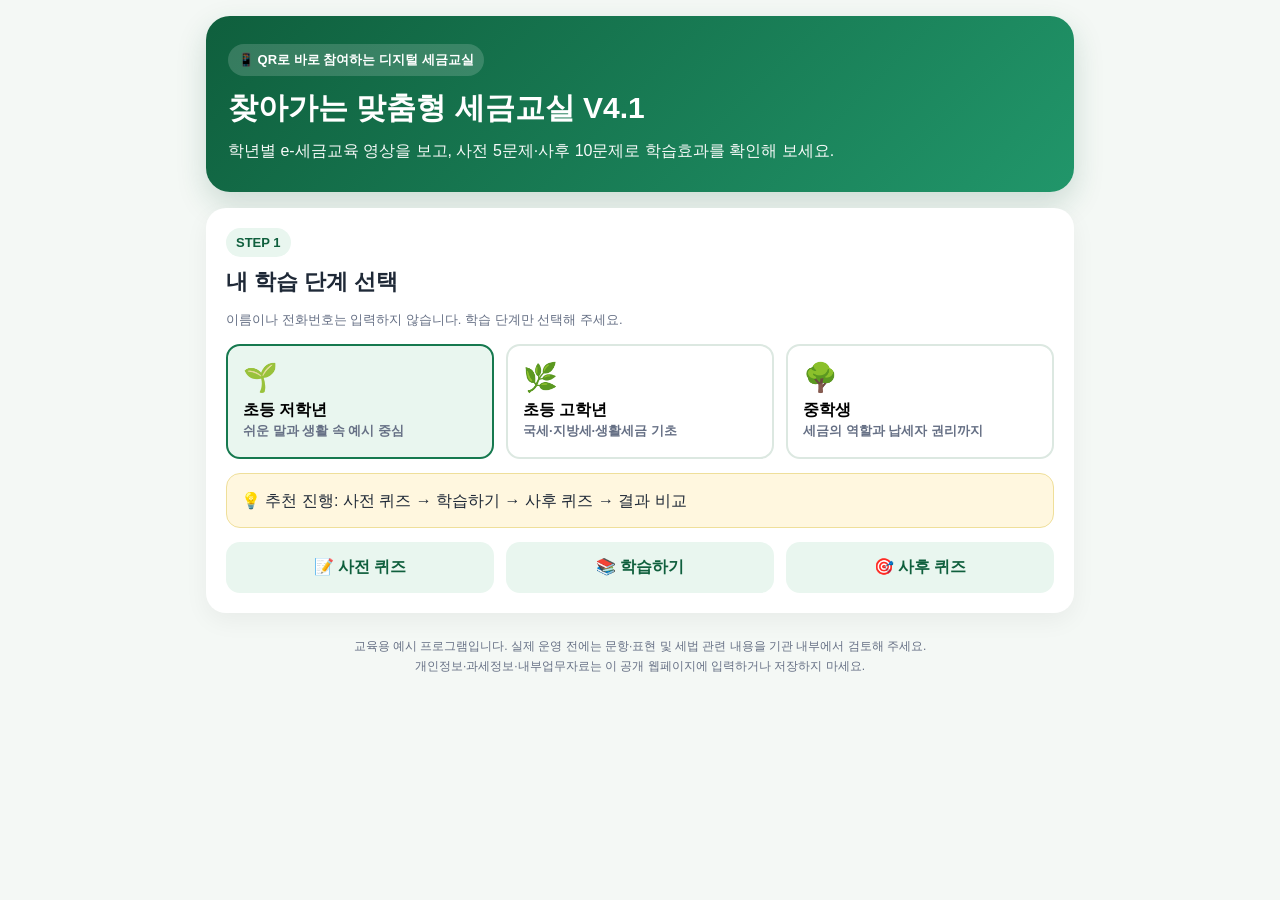
<file: tax_class_v4_1_etax-2.html>
<!DOCTYPE html>
<html lang="ko">
<head>
<meta charset="UTF-8">
<meta name="viewport" content="width=device-width, initial-scale=1.0">
<title>찾아가는 맞춤형 세금교실 V4.1</title>
<style>
:root{
  --bg:#f4f8f5; --card:#fff; --text:#1f2937; --muted:#667085;
  --primary:#16794f; --primary2:#0f5f3d; --soft:#e9f6ef; --line:#dce8e1;
  --warn:#fff7df; --good:#eaf8ef; --bad:#fff0f0;
}
*{box-sizing:border-box}
html{scroll-behavior:smooth}
body{
  margin:0; font-family:Arial,"Noto Sans KR",sans-serif;
  background:var(--bg); color:var(--text);
}
.wrap{max-width:900px;margin:auto;padding:16px}
.hero{
  background:linear-gradient(135deg,#0f5f3d,#21966a);
  color:#fff; padding:28px 22px; border-radius:24px;
  box-shadow:0 12px 30px rgba(20,90,60,.18);
}
.hero .tag{display:inline-block;background:rgba(255,255,255,.16);padding:7px 10px;border-radius:999px;font-size:13px;font-weight:700}
.hero h1{font-size:30px;margin:12px 0 8px}
.hero p{margin:0;line-height:1.7;opacity:.96}
.card{
  background:var(--card); border-radius:20px; padding:20px; margin-top:16px;
  box-shadow:0 8px 24px rgba(0,0,0,.05);
}
h2{margin:0 0 10px;font-size:22px}
h3{margin:0 0 8px}
.small{font-size:13px;color:var(--muted);line-height:1.6}
.grid{display:grid;grid-template-columns:repeat(3,1fr);gap:12px}
.level-btn,.menu-btn,.choice,.primary,.secondary{
  border:0;border-radius:14px;padding:15px;font-size:16px;font-weight:800;cursor:pointer
}
.level-btn{background:#fff;border:2px solid var(--line);text-align:left}
.level-btn.active{border-color:var(--primary);background:var(--soft)}
.level-btn .emoji{font-size:28px;display:block;margin-bottom:6px}
.menu{display:grid;grid-template-columns:repeat(3,1fr);gap:12px}
.menu-btn{background:var(--soft);color:var(--primary2)}
.learn-grid{display:grid;grid-template-columns:repeat(2,1fr);gap:12px}
.learn-card{padding:16px;border:1px solid var(--line);border-radius:16px;background:#fbfdfc}
.learn-card .icon{font-size:28px}
.learn-card p{line-height:1.65;margin-bottom:0;color:#475467}
.notice{background:var(--warn);border:1px solid #efdf9a;padding:14px;border-radius:14px;line-height:1.6}
.primary{background:var(--primary);color:white}
.primary:hover{background:var(--primary2)}
.secondary{background:#eef2f0;color:#344054}
.full{width:100%}
.hidden{display:none!important}
.quiz-head{display:flex;justify-content:space-between;color:var(--muted);font-size:14px}
.progress{height:10px;background:#e4ebe7;border-radius:999px;overflow:hidden;margin:12px 0 18px}
.progress>div{height:100%;width:0;background:var(--primary);transition:.25s}
.question{font-size:21px;font-weight:900;line-height:1.55;margin:10px 0 14px}
.choice{width:100%;display:block;text-align:left;background:#fff;border:1px solid #d8e3dc;margin:8px 0}
.choice:hover{background:#f1faf5}
.feedback{padding:14px;border-radius:14px;line-height:1.55;margin-top:12px}
.correct{background:var(--good);border:1px solid #b9e5c7}
.wrong{background:var(--bad);border:1px solid #f2c5c5}
.scorebox{text-align:center;padding:20px;background:#f8fbf9;border-radius:18px}
.bigscore{font-size:48px;font-weight:900;color:var(--primary)}
.compare{display:grid;grid-template-columns:1.2fr 1fr 1fr 1fr;gap:8px;align-items:center}
.compare div{padding:10px;border-bottom:1px solid #edf1ef;text-align:center}
.compare .head{font-weight:900;background:#f7faf8;border-radius:8px}
.compare .label{text-align:left;font-weight:800}
.footer{text-align:center;color:var(--muted);font-size:12px;padding:24px 8px 10px;line-height:1.6}
.badge{display:inline-block;background:var(--soft);color:var(--primary2);font-size:13px;font-weight:900;padding:7px 10px;border-radius:999px;margin-bottom:10px}
@media(max-width:700px){
  .hero h1{font-size:25px}
  .grid,.menu,.learn-grid{grid-template-columns:1fr}
  .question{font-size:19px}
  .compare{grid-template-columns:1fr 1fr 1fr}
  .compare .label{grid-column:1/-1;background:#f7faf8;border-radius:8px}
}
</style>
</head>
<body>
<div class="wrap">
  <header class="hero">
    <div class="tag">📱 QR로 바로 참여하는 디지털 세금교실</div>
    <h1>찾아가는 맞춤형 세금교실 V4.1</h1>
    <p>학년별 e-세금교육 영상을 보고, 사전 5문제·사후 10문제로 학습효과를 확인해 보세요.</p>
  </header>

  <section class="card" id="home">
    <div class="badge">STEP 1</div>
    <h2>내 학습 단계 선택</h2>
    <p class="small">이름이나 전화번호는 입력하지 않습니다. 학습 단계만 선택해 주세요.</p>
    <div class="grid">
      <button class="level-btn active" data-level="low" onclick="selectLevel('low',this)">
        <span class="emoji">🌱</span>초등 저학년<br><span class="small">쉬운 말과 생활 속 예시 중심</span>
      </button>
      <button class="level-btn" data-level="high" onclick="selectLevel('high',this)">
        <span class="emoji">🌿</span>초등 고학년<br><span class="small">국세·지방세·생활세금 기초</span>
      </button>
      <button class="level-btn" data-level="middle" onclick="selectLevel('middle',this)">
        <span class="emoji">🌳</span>중학생<br><span class="small">세금의 역할과 납세자 권리까지</span>
      </button>
    </div>
    <div class="notice" style="margin-top:14px">💡 추천 진행: 사전 퀴즈 → 학습하기 → 사후 퀴즈 → 결과 비교</div>
    <div class="menu" style="margin-top:14px">
      <button class="menu-btn" onclick="startQuiz('pre')">📝 사전 퀴즈</button>
      <button class="menu-btn" onclick="showLearning()">📚 학습하기</button>
      <button class="menu-btn" onclick="startQuiz('post')">🎯 사후 퀴즈</button>
    </div>
  </section>

  <section class="card hidden" id="learning">
    <div class="badge">STEP 2</div>
    <h2 id="learnTitle">e-세금교육 영상</h2>
    <div id="videoPanel" class="notice" style="margin-bottom:14px"></div>
    <button class="primary full" onclick="openOfficialVideo()">▶ 어린이 국세청 e-세금교육 영상 보기</button>
    <p class="small" style="margin-top:10px">※ 국세청 공식 어린이 국세청의 e-세금교육 영상 페이지가 새 창으로 열립니다.</p>
    <div id="learnCards" class="learn-grid" style="margin-top:14px"></div>
    <div class="notice" style="margin-top:14px">영상을 끝까지 본 뒤 사후 퀴즈 10문제에 도전해 보세요.</div>
    <div style="display:flex;gap:10px;margin-top:14px;flex-wrap:wrap">
      <button class="secondary" onclick="goHome()">처음으로</button>
      <button class="primary" onclick="startQuiz('post')">사후 퀴즈 10문제 시작</button>
    </div>
  </section>

  <section class="card hidden" id="quiz">
    <div class="quiz-head"><span id="phaseText"></span><span id="qcount"></span></div>
    <div class="progress"><div id="bar"></div></div>
    <div id="question" class="question"></div>
    <div id="choices"></div>
    <div id="feedback" class="feedback hidden"></div>
    <button id="nextBtn" class="primary full hidden" style="margin-top:12px" onclick="nextQuestion()">다음 문제</button>
  </section>

  <section class="card hidden" id="preResult">
    <div class="badge">사전 퀴즈 결과</div>
    <div class="scorebox">
      <div class="small">내 점수</div>
      <div id="preScore" class="bigscore"></div>
      <div id="preMsg"></div>
    </div>
    <div class="notice" style="margin-top:14px">이 점수는 시험 성적이 아니라, 수업 전에 내가 알고 있는 내용을 확인하기 위한 점수입니다.</div>
    <div style="display:flex;gap:10px;margin-top:14px;flex-wrap:wrap">
      <button class="secondary" onclick="goHome()">처음으로</button>
      <button class="primary" onclick="showLearning()">학습하기</button>
    </div>
  </section>

  <section class="card hidden" id="finalResult">
    <div class="badge">STEP 3 · 학습효과 확인</div>
    <h2>얼마나 성장했을까요?</h2>
    <div class="compare">
      <div class="head">구분</div><div class="head">사전</div><div class="head">사후</div><div class="head">향상</div>
      <div class="label">정답 수</div><div id="preCorrect"></div><div id="postCorrect"></div><div id="gainCorrect"></div>
      <div class="label">점수</div><div id="prePoints"></div><div id="postPoints"></div><div id="gainPoints"></div>
    </div>
    <div id="finalComment" class="notice" style="margin-top:14px"></div>
    <div style="display:flex;gap:10px;margin-top:14px;flex-wrap:wrap">
      <button class="secondary" onclick="goHome()">처음으로</button>
      <button class="primary" onclick="resetAll()">새로 시작</button>
    </div>
  </section>

  <div class="footer">
    교육용 예시 프로그램입니다. 실제 운영 전에는 문항·표현 및 세법 관련 내용을 기관 내부에서 검토해 주세요.<br>
    개인정보·과세정보·내부업무자료는 이 공개 웹페이지에 입력하거나 저장하지 마세요.
  </div>
</div>

<script>
let level='low', phase='pre', qs=[], idx=0, score=0, locked=false;
let preScore=null, postScore=null;

const officialVideoPage="https://kids.nts.go.kr/kid/cm/cntnts/cntntsView.do?cntntsId=239027&mi=40672";
const videoNames={
  low:"씨앗마을의 세금 탐험대 (초등학생 저학년)",
  high:"벌거벗은 세금사 (초등학생 고학년)",
  middle:"당신이 혹하는 세금이야기 (중학생)"
};
function openOfficialVideo(){ window.open(officialVideoPage,"_blank","noopener"); }

const learning = {
  low:[
    ["🏫","세금은 어디에 쓰일까요?","학교, 도로, 소방, 공원처럼 우리 모두가 함께 이용하는 곳에 쓰일 수 있어요."],
    ["🧾","세금은 왜 낼까요?","우리 사회가 함께 필요한 일을 하기 위해 사람들이 법에 따라 나누어 부담하는 돈이라고 생각하면 쉬워요."],
    ["🏢","국세청은 무엇을 할까요?","소득세, 법인세, 부가가치세 같은 나라 세금의 신고·납부 안내와 부과·징수 업무를 해요."],
    ["🤝","성실한 납세란?","정해진 세금을 정확하게 신고하고 납부하는 것은 우리 공동체를 돕는 행동이에요."]
  ],
  high:[
    ["🏛️","국세와 지방세","소득세·법인세·부가가치세 등은 국세이고, 자동차세 등은 지방세에 해당합니다."],
    ["🧾","생활 속 부가가치세","물건이나 서비스를 거래할 때 가격에 부가가치세가 포함되는 경우가 많습니다."],
    ["🌍","관세는 누가 담당할까요?","해외에서 물건을 들여오거나 내보낼 때의 관세와 통관 업무는 관세청이 담당합니다."],
    ["🔐","세금 정보는 보호해야 해요","세금과 관련된 개인정보와 과세정보는 함부로 공개하면 안 됩니다."]
  ],
  middle:[
    ["🏛️","국세행정의 역할","국세청은 내국세의 신고·납부 안내, 부과·징수 등 세정 업무를 수행합니다."],
    ["⚖️","납세자의 권리","세금 문제에 이의가 있는 경우 정해진 절차에 따라 의견을 제기하거나 권리구제를 받을 수 있습니다."],
    ["💡","세금과 공공서비스","세금은 사회기반시설, 교육, 복지, 재난 대응 등 다양한 공공서비스를 뒷받침합니다."],
    ["🔎","정확한 정보 확인","세금은 사실관계에 따라 달라질 수 있으므로 공식 안내와 필요한 상담을 통해 정확히 확인하는 것이 중요합니다."]
  ]
};

const questionBank = {
low:{
 pre:[
  {q:"우리 생활에서 학교·도로·소방 같은 일을 운영하는 데 세금이 쓰일 수 있다.",c:["맞다","틀리다"],a:0,e:"세금은 여러 공공서비스를 운영하는 데 사용될 수 있어요."},
  {q:"우리나라의 내국세를 부과·징수하는 기관은 어디일까요?",c:["관세청","국세청","시청","경찰서"],a:1,e:"국세청은 소득세·법인세·부가가치세 등 내국세 행정을 담당해요."},
  {q:"세금은 원하는 사람만 내면 된다.",c:["맞다","틀리다"],a:1,e:"법에서 정한 요건에 해당하면 납세의무가 생겨요."},
  {q:"다음 중 공공서비스에 가장 가까운 것은?",c:["소방 활동","내 장난감","내 간식","개인 게임 아이템"],a:0,e:"소방은 우리 모두의 안전을 위한 공공서비스예요."},
  {q:"세금과 관련된 개인정보는 소중하게 보호해야 한다.",c:["맞다","틀리다"],a:0,e:"개인정보와 세금 관련 정보는 함부로 공개하면 안 돼요."}
 ],
 post:[
  {q:"세금을 내는 중요한 이유로 가장 알맞은 것은?",c:["공공서비스를 함께 운영하기 위해","숙제를 없애기 위해","게임 점수를 올리기 위해","간식을 사기 위해"],a:0,e:"세금은 사회가 함께 필요한 일을 운영하는 데 쓰여요."},
  {q:"우리나라의 내국세를 담당하는 기관은?",c:["국세청","관세청","경찰청","소방청"],a:0,e:"국세청이 내국세 행정을 담당해요."},
  {q:"학교·도로·소방 등에는 세금이 쓰일 수 있다.",c:["맞다","틀리다"],a:0,e:"여러 공공서비스에 세금이 사용될 수 있어요."},
  {q:"세금은 법에서 정한 요건에 따라 납부한다.",c:["맞다","틀리다"],a:0,e:"세금은 법률이 정한 요건에 따라 납세의무가 생겨요."},
  {q:"다음 중 국세청과 가장 관련 있는 일은?",c:["세금 신고·납부 안내","화재 진압","범죄 수사","학교 급식 만들기"],a:0,e:"국세청은 세금 신고·납부 안내와 부과·징수 등의 일을 해요."},
  {q:"세금은 우리 공동체 운영과 관계가 없다.",c:["맞다","틀리다"],a:1,e:"세금은 다양한 공공서비스와 공동체 운영을 뒷받침해요."},
  {q:"성실하게 세금을 내는 것은 공동체 운영에 도움이 될 수 있다.",c:["맞다","틀리다"],a:0,e:"성실한 납세는 공공서비스와 국가 운영을 뒷받침해요."},
  {q:"세금과 관련된 개인정보는 아무에게나 알려줘도 된다.",c:["맞다","틀리다"],a:1,e:"개인정보와 세금 관련 정보는 보호해야 해요."},
  {q:"다음 중 세금으로 뒷받침될 수 있는 것은?",c:["공공도로","개인 장난감","개인 간식","개인 게임 아이템"],a:0,e:"공공도로 같은 사회기반시설은 세금으로 뒷받침될 수 있어요."},
  {q:"국세청은 국민이 세금을 신고·납부하는 일을 안내하기도 한다.",c:["맞다","틀리다"],a:0,e:"국세청은 세금 신고·납부에 필요한 안내와 세정 업무를 수행해요."}
 ]},
high:{
 pre:[
  {q:"소득세·법인세·부가가치세 같은 내국세를 담당하는 기관은?",c:["국세청","관세청","교육청","경찰청"],a:0,e:"내국세 행정은 국세청이 담당합니다."},
  {q:"자동차세는 국세이다.",c:["맞다","틀리다"],a:1,e:"자동차세는 지방세입니다."},
  {q:"수출입 통관과 관세 업무를 담당하는 기관은?",c:["관세청","국세청","소방청","교육청"],a:0,e:"관세청이 관세와 수출입 통관 업무를 담당합니다."},
  {q:"물건이나 서비스 거래와 관련되는 대표적인 세금은?",c:["부가가치세","상속세","증여세","종합부동산세"],a:0,e:"부가가치세는 상품이나 서비스의 거래 과정과 관련됩니다."},
  {q:"세금은 다양한 공공서비스를 뒷받침할 수 있다.",c:["맞다","틀리다"],a:0,e:"교육·안전·사회기반시설 등 다양한 공공서비스를 뒷받침합니다."}
 ],
 post:[
  {q:"다음 중 국세에 해당하는 것은?",c:["부가가치세","자동차세","재산세","주민세"],a:0,e:"부가가치세는 국세입니다."},
  {q:"다음 중 지방세에 해당하는 것은?",c:["소득세","법인세","자동차세","부가가치세"],a:2,e:"자동차세는 지방세입니다."},
  {q:"국세청이 담당하는 업무로 가장 알맞은 것은?",c:["내국세 신고·납부 안내와 부과·징수","수출입 통관","화재 진압","주민등록 발급"],a:0,e:"국세청은 내국세 행정을 담당합니다."},
  {q:"관세청은 수출입 통관과 관세 업무를 담당한다.",c:["맞다","틀리다"],a:0,e:"맞습니다. 관세와 통관 업무는 관세청이 담당합니다."},
  {q:"부가가치세는 물건이나 서비스의 거래와 관련될 수 있다.",c:["맞다","틀리다"],a:0,e:"상품 거래나 서비스 제공 과정에서 발생하는 부가가치와 관련된 세금입니다."},
  {q:"세금은 도로·교육·안전 등 공공서비스를 뒷받침할 수 있다.",c:["맞다","틀리다"],a:0,e:"세금은 여러 공공서비스와 사회기반시설을 뒷받침합니다."},
  {q:"국세와 지방세는 모두 국세청이 담당한다.",c:["맞다","틀리다"],a:1,e:"국세와 지방세는 담당 체계가 다릅니다."},
  {q:"세금 관련 개인정보와 과세정보는 보호되어야 한다.",c:["맞다","틀리다"],a:0,e:"세금 관련 정보는 관련 법령에 따라 보호되어야 합니다."},
  {q:"성실한 납세는 공동체 운영을 뒷받침하는 역할을 한다.",c:["맞다","틀리다"],a:0,e:"세금은 국가와 지방자치단체의 여러 공공 기능을 뒷받침합니다."},
  {q:"해외에서 물건을 들여오거나 내보낼 때의 통관 업무와 가장 관련 있는 기관은?",c:["관세청","국세청","교육청","소방청"],a:0,e:"수출입 통관은 관세청의 주요 업무입니다."}
 ]},
middle:{
 pre:[
  {q:"국세청은 소득세·법인세·부가가치세 등 내국세 행정을 담당한다.",c:["맞다","틀리다"],a:0,e:"맞습니다."},
  {q:"세금은 사회기반시설·교육·복지 등 공공서비스를 뒷받침할 수 있다.",c:["맞다","틀리다"],a:0,e:"다양한 공공서비스가 세금으로 뒷받침될 수 있습니다."},
  {q:"납세자는 세금 문제에 이의가 있어도 권리구제를 받을 수 없다.",c:["맞다","틀리다"],a:1,e:"정해진 절차에 따라 권리구제를 받을 수 있습니다."},
  {q:"수출입 통관과 관세 업무를 담당하는 기관은?",c:["관세청","국세청","교육청","소방청"],a:0,e:"관세청이 담당합니다."},
  {q:"구체적인 사실관계가 다르면 세법 적용 결과도 달라질 수 있다.",c:["맞다","틀리다"],a:0,e:"세금은 구체적인 사실관계와 적용 법령에 따라 달라질 수 있습니다."}
 ],
 post:[
  {q:"국세청의 역할로 가장 알맞은 것은?",c:["내국세 신고·납부 안내와 부과·징수","수출입 통관","주민등록 발급","화재 진압"],a:0,e:"국세청은 내국세 행정을 담당합니다."},
  {q:"납세자의 권리에 대한 설명으로 가장 알맞은 것은?",c:["정해진 절차에 따라 이의를 제기할 수 있다","과세정보를 자유롭게 공개할 수 있다","세금은 원하는 경우만 낸다","모든 세금은 한 기관이 담당한다"],a:0,e:"납세자는 법과 절차에 따라 권리구제를 받을 수 있습니다."},
  {q:"세금은 사회기반시설·교육·복지·재난 대응 등 다양한 분야를 뒷받침할 수 있다.",c:["맞다","틀리다"],a:0,e:"맞습니다."},
  {q:"수출입 통관과 관세 행정을 담당하는 기관은?",c:["관세청","국세청","교육청","경찰청"],a:0,e:"관세청이 관세와 통관 업무를 담당합니다."},
  {q:"개별 세금 문제는 사실관계와 관계없이 항상 같은 결과가 나온다.",c:["맞다","틀리다"],a:1,e:"구체적인 사실관계와 적용 법령에 따라 결과가 달라질 수 있습니다."},
  {q:"세금과 관련된 개인정보와 과세정보는 보호되어야 한다.",c:["맞다","틀리다"],a:0,e:"관련 정보는 함부로 공개해서는 안 됩니다."},
  {q:"국세와 지방세는 담당 체계가 구분되어 있다.",c:["맞다","틀리다"],a:0,e:"국세와 지방세는 세목과 담당 기관 체계가 구분됩니다."},
  {q:"부가가치세는 상품이나 서비스 거래와 관련되는 국세이다.",c:["맞다","틀리다"],a:0,e:"부가가치세는 대표적인 국세 중 하나입니다."},
  {q:"세금 문제를 정확히 판단하려면 공식 안내와 구체적인 사실관계를 확인하는 것이 중요하다.",c:["맞다","틀리다"],a:0,e:"세법 적용은 사실관계에 따라 달라질 수 있으므로 정확한 확인이 중요합니다."},
  {q:"성실한 납세는 공공서비스와 공동체 운영을 뒷받침한다.",c:["맞다","틀리다"],a:0,e:"세금은 국가와 지방자치단체의 공공 기능을 뒷받침합니다."}
 ]}};

function hideAll(){
  ["home","learning","quiz","preResult","finalResult"].forEach(id=>document.getElementById(id).classList.add("hidden"));
}
function goHome(){hideAll();document.getElementById("home").classList.remove("hidden");window.scrollTo(0,0);}
function resetAll(){preScore=null;postScore=null;goHome();}
function selectLevel(l,btn){
  level=l;
  document.querySelectorAll(".level-btn").forEach(x=>x.classList.remove("active"));
  btn.classList.add("active");
}
function showLearning(){
  hideAll();
  document.getElementById("learning").classList.remove("hidden");
  const titles={low:"🌱 생활 속에서 만나는 세금",high:"🌿 국세·지방세와 생활세금",middle:"🌳 세금의 역할과 납세자 권리"};
  document.getElementById("learnTitle").innerText="🎬 "+videoNames[level];
  document.getElementById("videoPanel").innerHTML="<b>국세청 공식 e-세금교육</b><br>"+videoNames[level]+"<br><span class=\"small\">영상 시청 후 아래 핵심내용을 확인하고 사후 퀴즈에 도전하세요.</span>";
  const box=document.getElementById("learnCards"); box.innerHTML="";
  learning[level].forEach(x=>{
    const d=document.createElement("div"); d.className="learn-card";
    d.innerHTML=`<div class="icon">${x[0]}</div><h3>${x[1]}</h3><p>${x[2]}</p>`;
    box.appendChild(d);
  });
  window.scrollTo(0,0);
}
function startQuiz(p){
  phase=p; qs=questionBank[level][p]; idx=0; score=0; locked=false;
  hideAll(); document.getElementById("quiz").classList.remove("hidden");
  render(); window.scrollTo(0,0);
}
function render(){
  locked=false;
  document.getElementById("feedback").className="feedback hidden";
  document.getElementById("nextBtn").classList.add("hidden");
  document.getElementById("phaseText").innerText=phase==="pre"?"사전 퀴즈":"사후 퀴즈";
  document.getElementById("qcount").innerText=`${idx+1} / ${qs.length}`;
  document.getElementById("bar").style.width=`${idx/qs.length*100}%`;
  document.getElementById("question").innerText=qs[idx].q;
  const box=document.getElementById("choices"); box.innerHTML="";
  qs[idx].c.forEach((t,i)=>{
    const b=document.createElement("button"); b.className="choice";
    b.innerText=`${i+1}. ${t}`; b.onclick=()=>choose(i);
    box.appendChild(b);
  });
}
function choose(i){
  if(locked) return; locked=true;
  const q=qs[idx], ok=i===q.a; if(ok) score++;
  const fb=document.getElementById("feedback");
  fb.className="feedback "+(ok?"correct":"wrong");
  fb.innerHTML=`<b>${ok?"⭕ 정답입니다!":"❌ 아쉽습니다!"}</b><br>${q.e}`;
  document.getElementById("nextBtn").classList.remove("hidden");
}
function nextQuestion(){
  idx++; if(idx<qs.length) render(); else finishQuiz();
}
function finishQuiz(){
  const points=Math.round(score/qs.length*100);
  if(phase==="pre"){
    preScore=score; hideAll(); document.getElementById("preResult").classList.remove("hidden");
    document.getElementById("preScore").innerText=`${points}점`;
    document.getElementById("preMsg").innerText=`${qs.length}문제 중 ${score}문제를 맞혔어요. 이제 학습을 시작해 봅시다!`;
  }else{
    postScore=score; hideAll(); document.getElementById("finalResult").classList.remove("hidden");
    const pre=preScore===null?0:preScore, post=postScore;
    const pp=Math.round(pre/qs.length*100), po=Math.round(post/qs.length*100);
    document.getElementById("preCorrect").innerText=preScore===null?"미실시":`${pre}/${qs.length}`;
    document.getElementById("postCorrect").innerText=`${post}/${qs.length}`;
    document.getElementById("gainCorrect").innerText=preScore===null?"-":`${post-pre>=0?"+":""}${post-pre}`;
    document.getElementById("prePoints").innerText=preScore===null?"-":`${pp}점`;
    document.getElementById("postPoints").innerText=`${po}점`;
    document.getElementById("gainPoints").innerText=preScore===null?"-":`${po-pp>=0?"+":""}${po-pp}점`;
    const msg = preScore===null
      ? "사전 퀴즈를 하지 않았어요. 다음에는 사전 퀴즈부터 진행하면 학습효과를 비교할 수 있어요."
      : (post>pre ? "🎉 좋아요! 수업 전보다 더 많은 내용을 이해했어요." : post===pre ? "👍 배운 내용을 잘 유지했어요. 틀린 문제를 한 번 더 확인해 보세요." : "💡 괜찮아요. 틀린 문제를 다시 보고 선생님 설명을 한 번 더 들어보세요.");
    document.getElementById("finalComment").innerText=msg;
  }
  window.scrollTo(0,0);
}
</script>
</body>
</html>
</file>
